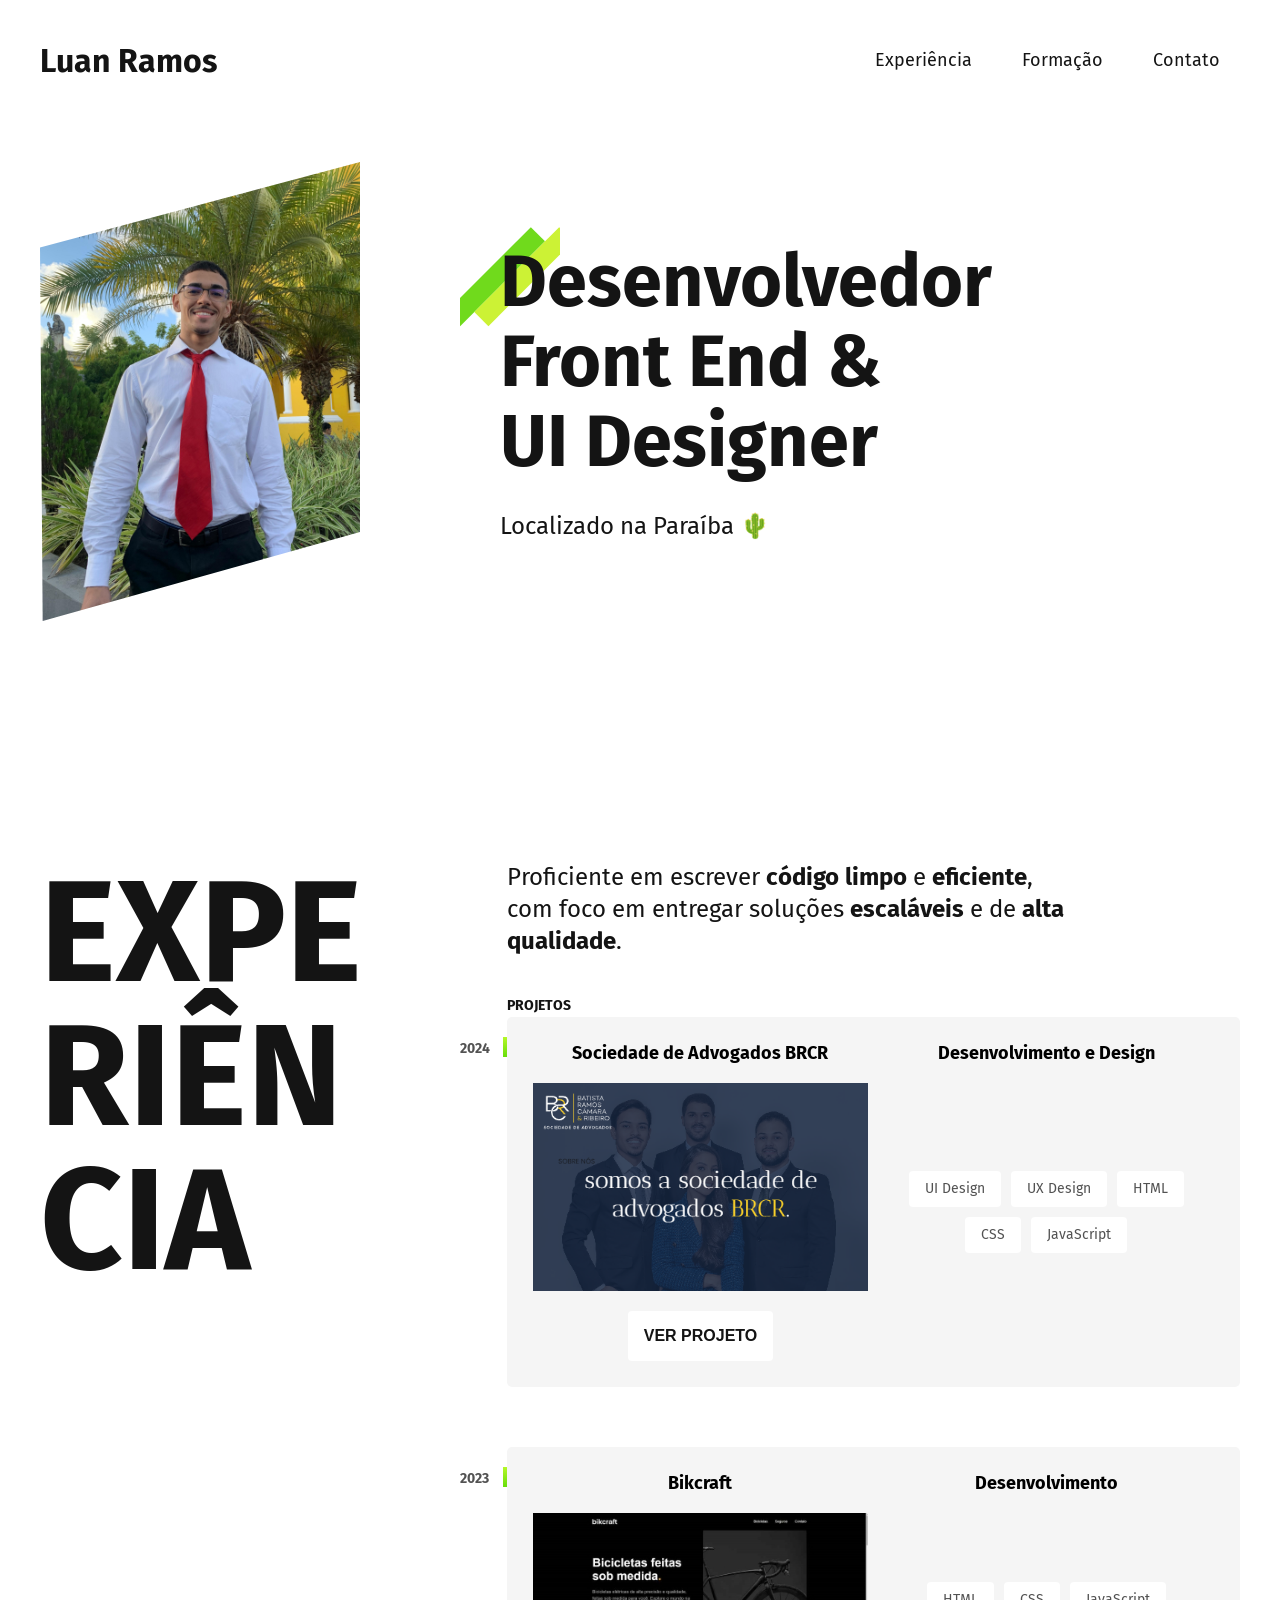
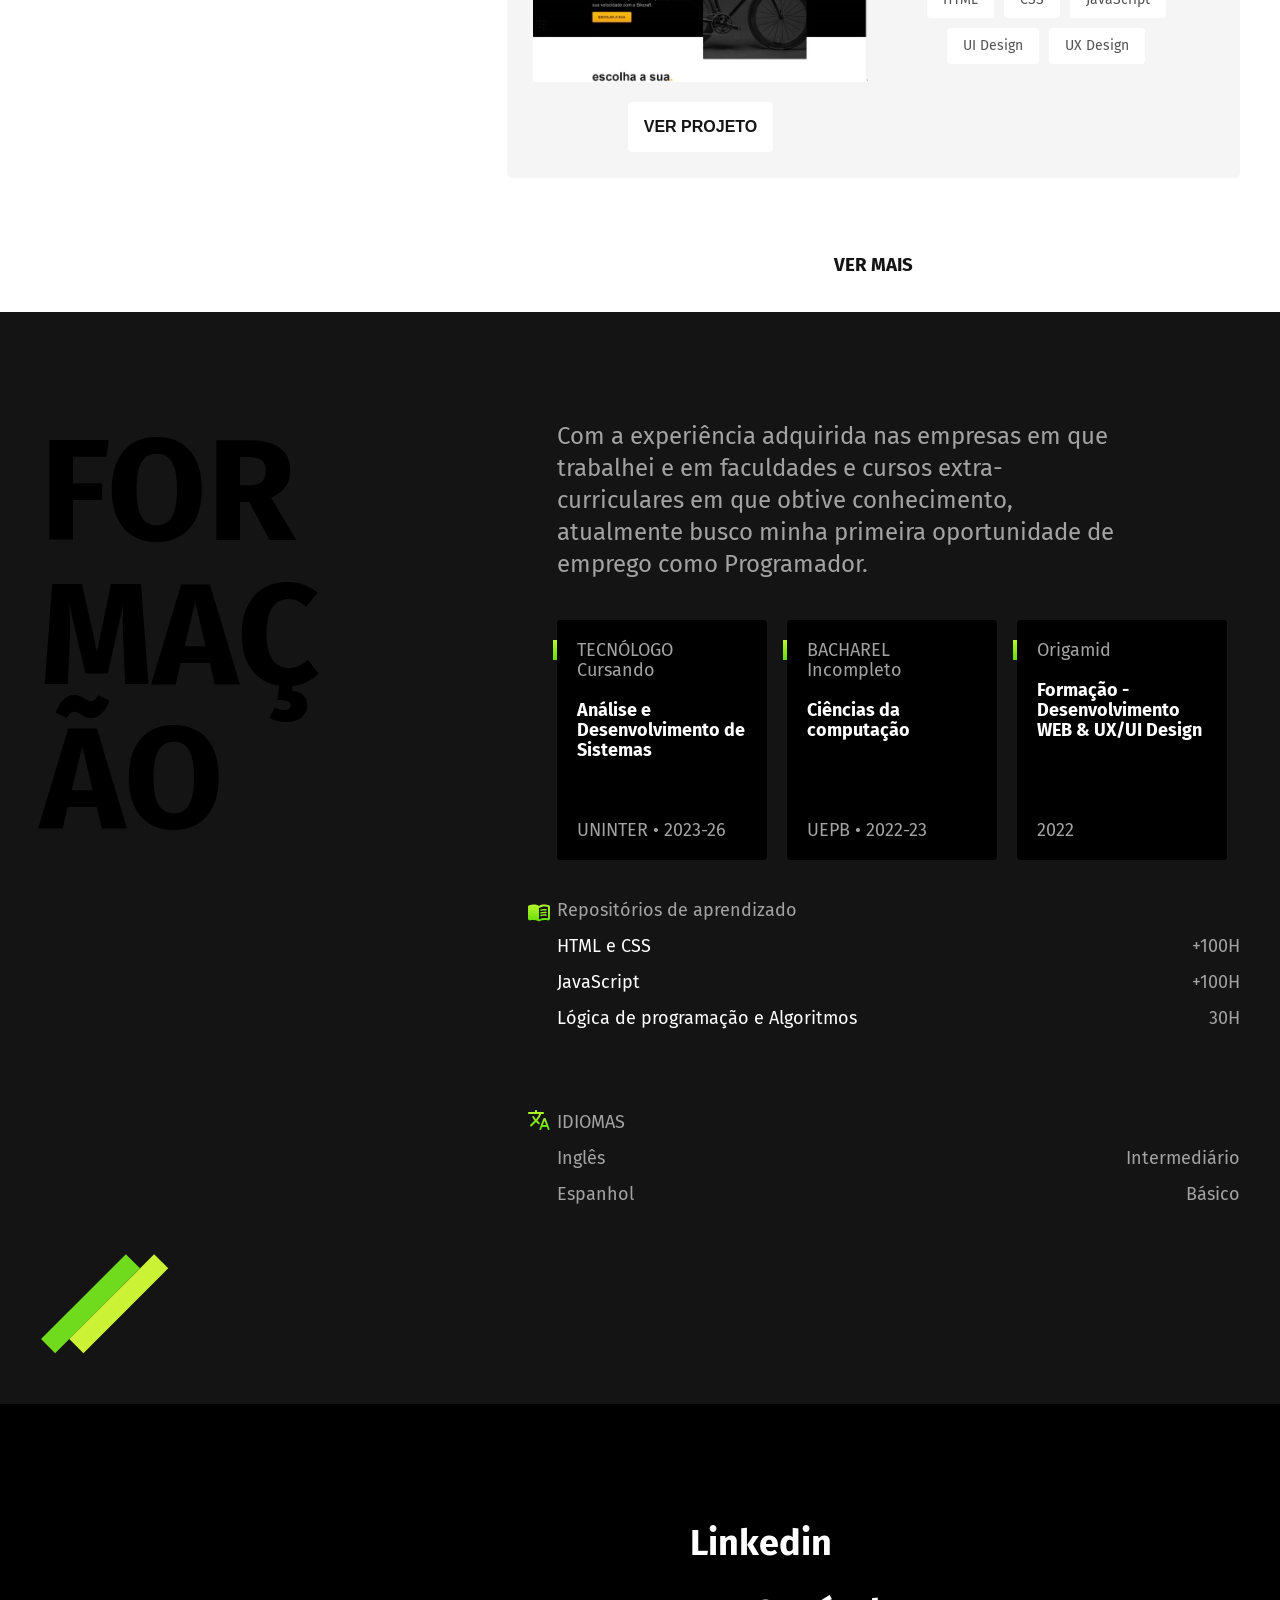
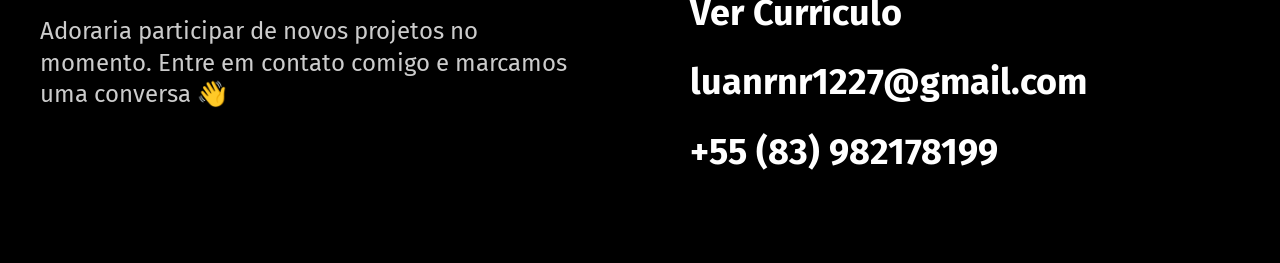
<file: index.html>
<!DOCTYPE html>
<html lang="pt-br">

<head>
  <link rel="preconnect" href="https://fonts.googleapis.com" />
  <link rel="preconnect" href="https://fonts.gstatic.com" crossorigin />
  <link href="https://fonts.googleapis.com/css2?family=Antic+Didone&family=Poppins:wght@400;600&family=Roboto:wght@400;700&display=swap" rel="stylesheet" />
  <link rel="preconnect" href="https://fonts.googleapis.com">
  <link rel="preconnect" href="https://fonts.gstatic.com" crossorigin>
  <link href="https://fonts.googleapis.com/css2?family=Fira+Sans:wght@400;700&family=Open+Sans&display=swap" rel="stylesheet">
  <meta charset="UTF-8">
  <meta name="viewport" content="width=device-width, initial-scale=1.0">
  <title>Luan Ramos - Desenvolvedor e Designer</title>
  <link rel="stylesheet" href="./css/style.css">
  <link rel="icon" href="img/favicon.svg" type="svg+xml">
</head>

<body>
  <header class="cabecalho" id="header">
    <a href="#header">
      <h1>Luan Ramos</h1>
    </a>
    <nav aria-label="primaria">
      <ul class="header-menu">
        <li><a href="#experiencia" target="_self">Experiência</a></li>
        <li><a href="#formacao" target="_self">Formação</a></li>
        <li><a href="#contatos" target="_self">Contato</a></li>
      </ul>
    </nav>
  </header>

  <main class="introducao">
    <img src="img/perfil.svg" alt="Logo do Desenvolvedor">
    <div class="apresentacao">
      <h1>Desenvolvedor <br> Front End & <br> UI Designer</h1>
      <p>Localizado na Paraíba 🌵</p>
    </div>
  </main>

  <section class="experiencia">
    <h2 class="experiencia-subtitulo">Experiência</h2>
    <div class="experiencia-descricao">
      <div class="experiencia-aprendizado">
        <p>Proficiente em escrever <strong>código limpo</strong> e <strong>eficiente</strong>, com foco em entregar soluções <strong>escaláveis</strong> e de <strong>alta qualidade</strong>.
        </p>
      </div>
      <div class="experiencia-timeline">
        <h3>PROJETOS</h3>

        <p class="empresa-ano1"> <strong>2024</strong></p>
        <div class="primeira-coluna">
          <span>Sociedade de Advogados BRCR</span>
          <img src="img/brcr.png" alt="Website BRCR Advogados">
          <a class="ver-projeto" href="https://brcradvogados.com.br" target="_blank">Ver projeto</a>

        </div>
        <div class="segunda-coluna">
          <span>Desenvolvimento e Design</span>
          <div class="tags">
            <p>UI Design</p>
            <p>UX Design</p>
            <p>HTML</p>
            <p>CSS</p>
            <p>JavaScript</p>
          </div>
        </div>
      </div>
      <div class="experiencia-timeline">
        <p class="empresa-ano2"><b>2023</b></p>
        <div class="primeira-coluna">
          <span>Bikcraft</span>
          <img src="img/download.jpg" alt="Spoiler-Projeto">
          <a class="ver-projeto" href="https://luanrramos.github.io/bikcraft-2/" target="_blank">Ver projeto</a>
        </div>
        <div class="segunda-coluna">
          <span>Desenvolvimento</span>
          <div class="tags">
            <p>HTML</p>
            <p>CSS</p>
            <p>JavaScript</p>
            <p>UI Design</p>
            <p>UX Design</p>
          </div>
        </div>
      </div>
      <div id="ver-mais">
        <h3><a id="h3" href="https://github.com/luanrramos">VER MAIS</a></h3>

      </div>
  </section>

  <section class="formacao" id="formacao">
    <div class="formacao-container">
      <h2 class="formacao-subtitulo">Formação</h2>
      <div class="formacao-descricao">
        <div class="formacao-aprendizado">
          <p>Com a experiência adquirida nas empresas em que trabalhei e em faculdades e cursos extra-curriculares em que obtive conhecimento, atualmente busco minha primeira oportunidade de emprego como Programador.
          </p>
        </div>

        <div class="formacao-formacoes">
          <div class="formacao-formacoes-item">
            <p>TECNÓLOGO <br> Cursando</p>
            <span>Análise e Desenvolvimento de Sistemas</span>

            <p>UNINTER • 2023-26</p>
          </div>
          <div class="formacao-formacoes-item">
            <p>BACHAREL <br>Incompleto</p>
            <span>Ciências da computação</span>

            <p>UEPB • 2022-23</p>
          </div>

          <div class="formacao-formacoes-item">
            <p>Origamid</p>
            <span>Formação - Desenvolvimento WEB & UX/UI Design</span>
            <p>2022</p>
          </div>

        </div>
        <div class="extra">

          <div class="cursos-e-idiomas">
            <span id="repo">Repositórios de aprendizado</span>
            <div class="cursos">
              <p><a href="https://github.com/luanrramos/estudos">HTML e CSS</a></p>
              <span>+100H</span>
            </div>
            <div class="cursos">
              <p><a href="https://github.com/luanrramos/practicing-js">JavaScript</a></p>
              <span>+100H</span>
            </div>
            <div class="cursos">
              <p><a href="https://github.com/luanrramos/Algoritmos_Estudonauta">Lógica de programação e Algoritmos</a></p>
              <span>30H</span>
            </div>
          </div>
          <div class="cursos-e-idiomas">
            <span id="idioma">IDIOMAS</span>
            <div class="idiomas">
              <p>Inglês</p>
              <span>Intermediário</span>
            </div>
            <div class="idiomas">
              <p>Espanhol</p>
              <span>Básico</span>
            </div>
          </div>
        </div>

      </div>
  </section>

  <section class="footer" id="contato">
    <div class="footer-container">

      <p class="footer-texto">Adoraria participar de novos projetos no momento. Entre em contato comigo e marcamos uma conversa 👋
      </p>


      <ul class="footer-contato">
        <li><a id="linkedin" href="https://www.linkedin.com/in/luanrramos/">Linkedin</a></li>
        <li><a href="https://drive.google.com/file/d/1oVOb2F6f3Ts_b4U3yKz6oHuMwpO0QFV3/view">Ver Currículo</a></li>
        <li><a href="mailto:luanrnr1227@gmail.com">luanrnr1227@gmail.com</a></li>
        <li><a href="tel:+55 (83) 9 82178199">+55 (83) 982178199</a></li>
      </ul>

    </div>
  </section>
</body>

</html>
</file>
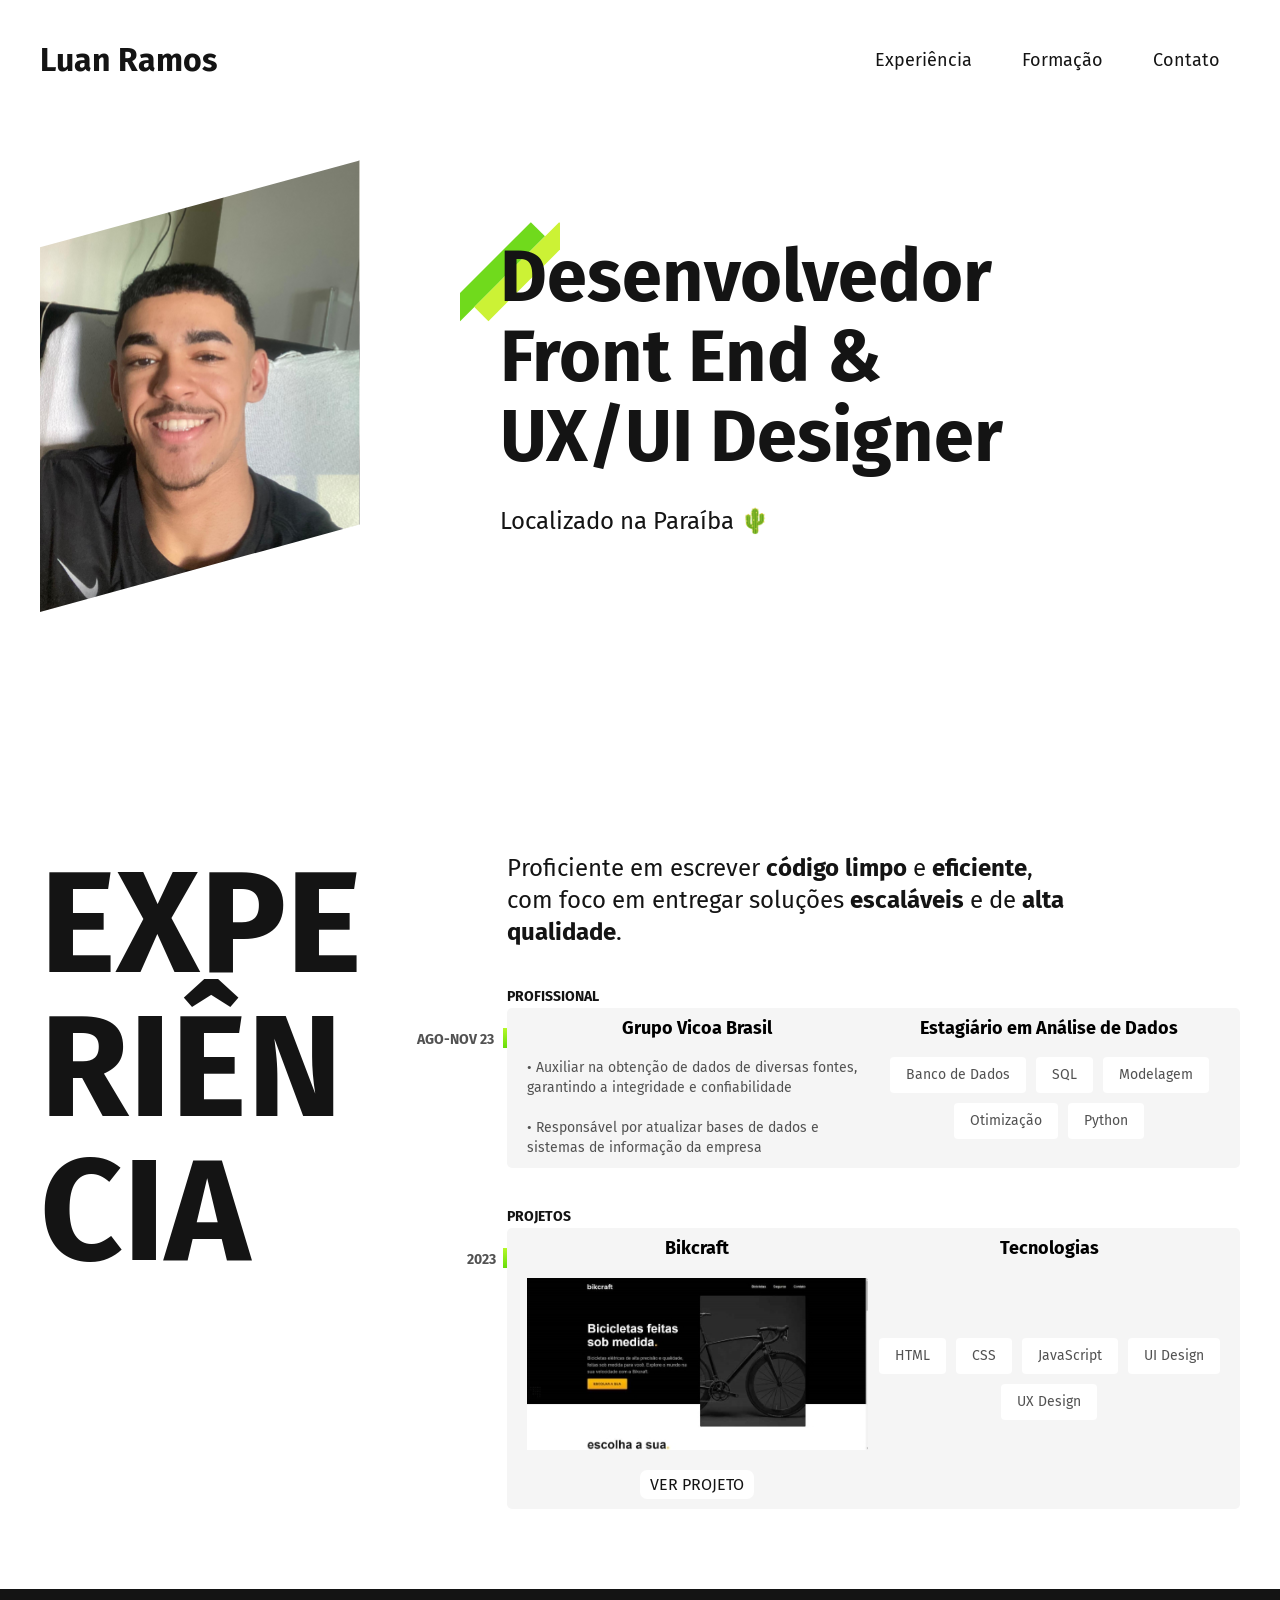
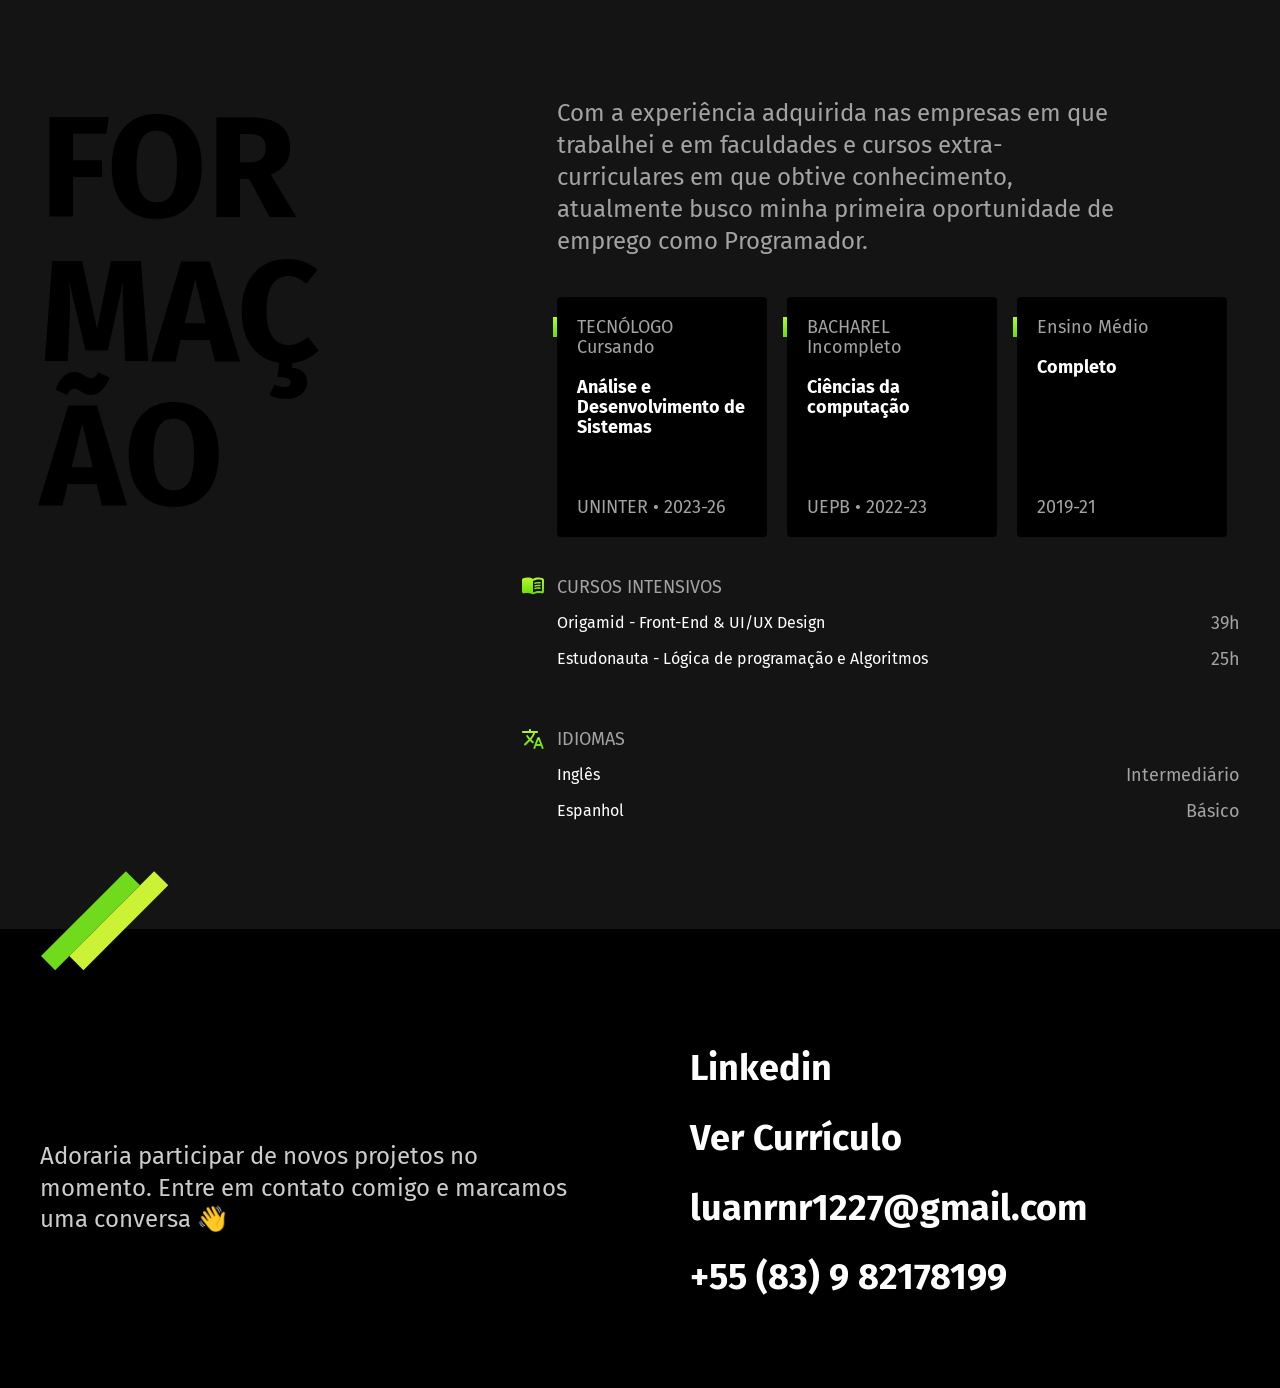
<file: portfolio/index.html>
<!DOCTYPE html>
<html lang="pt-br">

<head>
  <link rel="preconnect" href="https://fonts.googleapis.com">
  <link rel="preconnect" href="https://fonts.gstatic.com" crossorigin>
  <link href="https://fonts.googleapis.com/css2?family=Fira+Sans:wght@400;700&family=Open+Sans&display=swap" rel="stylesheet">
  <meta charset="UTF-8">
  <meta name="viewport" content="width=device-width, initial-scale=1.0">
  <title>Lobo - Desenvolvedor e Designer</title>
  <link rel="stylesheet" href="./css/style.css">
  <link rel="icon" href="img/favicon.svg" type="svg+xml">
</head>

<body>
  <header class="cabecalho">
    <h1>Luan Ramos</h1>
    <nav>
      <ul class="header-menu">
        <li><a href="#experiencia" target="_self">Experiência</a></li>
        <li><a href="#formacao" target="_self">Formação</a></li>
        <li><a href="#contato" target="_self">Contato</a></li>
      </ul>
    </nav>
  </header>

  <main class="introducao">
    <img src="img/perfil.svg" alt="Imagem do criador">
    <div class="apresentacao">
      <h1>Desenvolvedor <br> Front End & <br> UX/UI Designer</h1>
      <p>Localizado na Paraíba 🌵</p>
    </div>
  </main>

  <section class="experiencia" id="experiencia">
    <h2 class="experiencia-subtitulo">Experiência</h2>
    <div class="experiencia-descricao">
      <div class="experiencia-aprendizado">
        <p>Proficiente em escrever <strong>código limpo</strong> e <strong>eficiente</strong>, com foco em entregar soluções <strong>escaláveis</strong> e de <strong>alta qualidade</strong>.
        </p>
      </div>
      <div class="experiencia-timeline">
        <h3> PROFISSIONAL</h3>

        <p class="empresa-ano1"> <strong>AGO-NOV 23</strong></p>
        <div class="primeira-coluna">
          <span>Grupo Vicoa Brasil</span>
          <p>• Auxiliar na obtenção de dados de diversas fontes, garantindo a integridade e confiabilidade</p>
          <p>• Responsável por atualizar bases de dados e sistemas de informação da empresa</p>
        </div>
        <div class="segunda-coluna">
          <span>Estagiário em Análise de Dados</span>
          <div class="tags">
            <p>Banco de Dados</p>
            <p>SQL</p>
            <p>Modelagem</p>
            <p>Otimização</p>
            <p>Python</p>
          </div>
        </div>
      </div>
      <div class="experiencia-timeline">
        <h3>PROJETOS</h3>
        <p class="empresa-ano2"><b>2023</b></p>
        <div class="primeira-coluna">
          <span>Bikcraft</span>
          <img src="img/download.jpg" alt="Spoiler-Projeto">
          <a href="https://luanrramos.github.io/bikcraft-3.0/" target="_blank">Ver projeto</a>
        </div>
        <div class="segunda-coluna">
          <span>Tecnologias</span>
          <div class="tags">
            <p>HTML</p>
            <p>CSS</p>
            <p>JavaScript</p>
            <p>UI Design</p>
            <p>UX Design</p>
          </div>
        </div>
      </div>
      <div>
      </div>
  </section>

  <section class="formacao" id="formacao">
    <div class="formacao-container">
      <h2 class="formacao-subtitulo">Formação</h2>
      <div class="formacao-descricao">
        <div class="formacao-aprendizado">
          <p>Com a experiência adquirida nas empresas em que trabalhei e em faculdades e cursos extra-curriculares em que obtive conhecimento, atualmente busco minha primeira oportunidade de emprego como Programador.
          </p>
        </div>

        <div class="formacao-formacoes">
          <div class="formacao-formacoes-item">
            <p>TECNÓLOGO <br> Cursando</p>
            <span>Análise e Desenvolvimento de Sistemas</span>

            <p>UNINTER • 2023-26</p>
          </div>
          <div class="formacao-formacoes-item">
            <p>BACHAREL <br>Incompleto</p>
            <span>Ciências da computação</span>

            <p>UEPB • 2022-23</p>
          </div>

          <div class="formacao-formacoes-item">
            <p>Ensino Médio</p>
            <span>Completo</span>
            <p>2019-21</p>
          </div>

        </div>
        <div class="extra">
          <div class="cursos-e-idiomas1">
            <span>CURSOS INTENSIVOS</span>
            <div class="cursos">
              <a href="/" target="_blank">Origamid - Front-End & UI/UX Design</a>
              <p>39h</p>
            </div>
            <div class="cursos">
              <a href="https://github.com/luanrramos/Algoritmos_Estudonauta" target="_blank">Estudonauta - Lógica de programação e Algoritmos</a>
              <p>25h</p>
            </div>
          </div>


          <div class="cursos-e-idiomas2">
            <span>IDIOMAS</span>
            <div class="idiomas">
              Inglês
              <p>Intermediário</p>
            </div>
            <div class="idiomas">
              Espanhol
              <p>Básico</p>
            </div>
          </div>
        </div>

      </div>
  </section>

  <section class="footer" id="contato">
    <div class="footer-container">

      <p class="footer-texto">Adoraria participar de novos projetos no momento. Entre em contato comigo e marcamos uma conversa 👋
      </p>


      <ul class="footer-contato">
        <li><a href="https://www.linkedin.com/in/luanrramos/">Linkedin</a></li>
        <li><a href="https://drive.google.com/file/d/1oVOb2F6f3Ts_b4U3yKz6oHuMwpO0QFV3/view">Ver Currículo</a></li>
        <li>luanrnr1227@gmail.com</li>
        <li>+55 (83) 9 82178199</li>
      </ul>

    </div>
  </section>
</body>

</html>
</file>
<file: css/style.css>
@import url(global.css);
@import url(header.css);
@import url(introducao.css);
@import url(experiencia.css);
@import url(formacao.css);
@import url(footer.css);
@import url(contato.css);
@import url(cores.css);
</file>
<file: portfolio/css/style.css>
@import url(global.css);
@import url(header.css);
@import url(introducao.css);
@import url(experiencia.css);
@import url(formacao.css);
@import url(footer.css);
</file>
